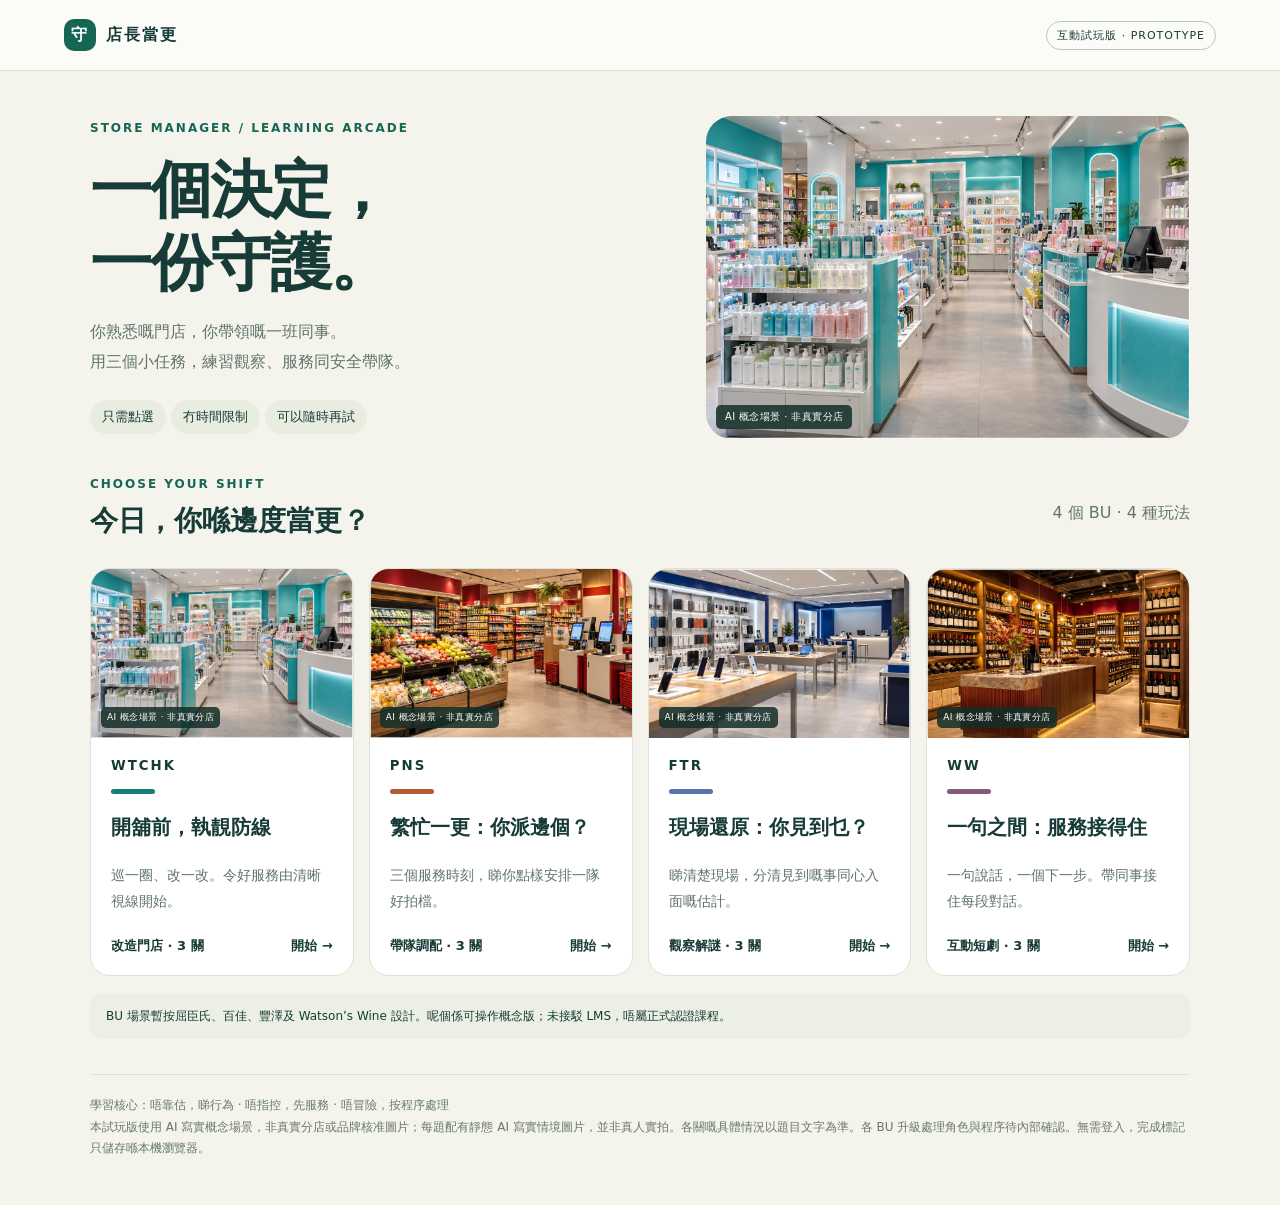
<file: index.html>
<!doctype html><html lang="zh-HK"><meta charset="utf-8"><meta name="viewport" content="width=device-width,initial-scale=1"><title>店長當更 · 一個決定，一份守護</title>
<link rel="stylesheet" href="style.css"><header><div class="brand"><span>守</span>店長當更</div><div class="tag">互動試玩版 · PROTOTYPE</div></header><main id="app"><div style="padding:30px;font-family:Arial,sans-serif;line-height:1.8"><h1>店長當更 · Starting the game</h1><p>If this message stays on screen, the game script has not loaded.</p><p>Extract the complete ZIP first. Keep index.html, game.js, style.css and both PNG images in the same folder. Open index.html in Chrome or Edge, rather than inside a file preview, email or ZIP viewer.</p><p>如果畫面停喺呢度，請先解壓全部檔案，再用 Chrome／Edge 開啟 index.html，唔好喺壓縮檔或檔案預覽入面開。</p><noscript><strong>JavaScript is disabled in this viewer. Please open the file in a browser with JavaScript enabled.</strong></noscript></div></main>
<script src="game.js"></script></html>
</file>
<file: style.css>
:root{--ink:#173b37;--green:#176653;--lime:#d8ee99;--paper:#f5f4ec;--line:#dce3d7;--accent:#176653}*{box-sizing:border-box}body{margin:0;background:var(--paper);color:var(--ink);font-family:system-ui,-apple-system,"Noto Sans TC",sans-serif}button{font:inherit;cursor:pointer}button:focus-visible{outline:3px solid #bc6a24;outline-offset:4px}button:disabled{cursor:default}header{border-bottom:1px solid var(--line);padding:19px max(5vw,20px);display:flex;align-items:center;justify-content:space-between;background:#ffffffaa}.brand{font-weight:850;letter-spacing:2px}.brand span{display:inline-grid;place-items:center;width:32px;height:32px;background:var(--green);color:white;border-radius:10px;margin-right:10px}.tag{font-size:11px;letter-spacing:1px;border:1px solid #b7c9be;padding:6px 10px;border-radius:20px}main{max-width:1150px;margin:auto;padding:45px 25px 25px}.eyebrow{font-size:12px;letter-spacing:2px;font-weight:750;color:var(--green)}h1{font-size:clamp(34px,5vw,62px);line-height:1.18;letter-spacing:-2px;margin:18px 0}h2{font-size:28px;line-height:1.4;margin:10px 0}p{line-height:1.85}.muted{color:#60746b}.hero{display:grid;grid-template-columns:1.2fr 1fr;gap:35px;align-items:center}.hero-art{height:245px;background:#dde8d6;border-radius:26px;position:relative;overflow:hidden}.hero-art svg{width:100%;height:100%}.pill{display:inline-block;padding:8px 12px;border-radius:30px;background:#e8eddf;margin:8px 5px 0 0;font-size:13px}.sectionhead{display:flex;justify-content:space-between;align-items:center;margin:38px 0 18px}.cards{display:grid;grid-template-columns:repeat(4,1fr);gap:15px}.bu{border:1px solid var(--line);border-radius:20px;background:#fff;padding:23px;text-align:left;color:var(--ink);transition:transform .2s,box-shadow .2s;min-height:250px}.bu:hover{transform:translateY(-5px);box-shadow:0 12px 25px #173b3710}.bu small{letter-spacing:2px;font-weight:bold}.bu h3{font-size:22px;margin:20px 0 8px}.bu p{font-size:14px;margin-bottom:22px}.bu .arrow{display:flex;justify-content:space-between;font-size:13px;font-weight:bold}.bu i{display:block;width:44px;height:5px;margin-top:16px;background:var(--tone);border-radius:9px}.foot{font-size:12px;color:#66796f;border-top:1px solid var(--line);margin-top:35px;padding:20px 0;line-height:1.8}.toprow{display:flex;justify-content:space-between;align-items:center;gap:10px}.plain{background:transparent;border:0;color:var(--ink);padding:10px 0}.progress{display:flex;gap:7px;margin:20px 0 28px}.progress span{height:5px;flex:1;background:#dce4d8;border-radius:10px}.progress .done{background:var(--accent)}.gamegrid{display:grid;grid-template-columns:1.1fr 1fr;gap:28px;align-items:start}.scene{background:#e7edde;border-radius:22px;min-height:350px;overflow:hidden;position:relative}.scene svg{width:100%;display:block}.scene-label{padding:18px 20px 0;font-size:12px;font-weight:bold;letter-spacing:1px}.scene-bottom{padding:16px 22px;background:#ffffffa8;line-height:1.7;font-size:14px;min-height:80px}.question{background:white;padding:26px;border-radius:22px;border:1px solid var(--line)}.choice{display:flex;width:100%;gap:13px;text-align:left;padding:15px;margin:10px 0;background:#fff;border:1px solid #d4ded4;border-radius:12px;color:var(--ink);line-height:1.65;transition:background .15s}.choice:hover:not(:disabled){background:#f0f5e8;border-color:var(--accent)}.letter{flex:none;width:26px;height:26px;border-radius:7px;background:#eef2e9;text-align:center;font-size:13px;font-weight:bold}.choice.correct{background:#edf5df;border-color:#6c9349}.choice.wrong{background:#fff2e8;border-color:#bd875e}.primary{background:var(--accent);color:white;border:0;padding:15px 22px;border-radius:12px;font-weight:700;min-height:48px}.secondary{border:1px solid #bccabe;background:transparent;color:var(--ink);padding:14px 22px;border-radius:12px}.feedback{margin-top:20px;padding:20px;background:#f1f5e8;border-radius:14px;animation:appear .3s}.feedback.warn{background:#fff2e6}.feedback p{margin:8px 0 15px;font-size:15px}.kicker{font-size:12px;font-weight:bold;color:#687a6e}.tapzone{display:flex;gap:8px;padding:15px 18px;flex-wrap:wrap}.tapzone button{border:1px solid #bacdb3;background:#ffffffc9;padding:10px;border-radius:10px;color:var(--ink);flex:1;min-height:46px}.tapzone .active{background:var(--ink);color:white}.evidence{padding:16px 20px;background:#fff9;min-height:90px;line-height:1.8}.bubble{margin:24px;padding:22px;background:white;border-radius:18px 18px 18px 3px;font-size:23px;line-height:1.7;box-shadow:0 5px 0 #d2decd}.person{font-size:13px;font-weight:bold;margin:0 25px 25px}.result{text-align:center;max-width:760px;margin:10px auto}.seal{display:grid;place-items:center;width:92px;height:92px;background:var(--lime);border-radius:50%;font-size:43px;margin:auto}.summary{display:grid;grid-template-columns:repeat(3,1fr);gap:12px;text-align:left;margin:26px 0}.summary div{background:white;border:1px solid var(--line);border-radius:15px;padding:18px;line-height:1.8}.actions{display:flex;gap:12px;justify-content:center;flex-wrap:wrap}.notice{background:#ecefe4;border-radius:10px;padding:12px 16px;font-size:12px;line-height:1.8;margin-top:18px}@keyframes appear{from{opacity:0;transform:translateY(7px)}to{opacity:1;transform:translateY(0)}}@media(prefers-reduced-motion:reduce){*{animation:none!important;transition:none!important}}@media(max-width:800px){.hero,.gamegrid{grid-template-columns:1fr}.hero-art{height:190px}.cards{grid-template-columns:repeat(2,1fr)}main{padding-top:25px}.hero{gap:15px}h1{letter-spacing:-1px}.gamegrid{gap:15px}.scene{min-height:0}.scene svg{max-height:230px}.summary{grid-template-columns:1fr}}@media(max-width:440px){.cards{grid-template-columns:1fr}.bu{min-height:180px}.bu h3{margin-top:12px}.tag{font-size:9px}.question{padding:18px}main{padding-left:16px;padding-right:16px}}

.retail-photo{background-image:url("scene-1.png")}
.retail-photo{background-size:200% 200%;background-repeat:no-repeat;aspect-ratio:3/2;position:relative;background-color:#dce3d7;overflow:hidden}
.retail-photo.WTCHK{background-position:0 0}.retail-photo.PNS{background-position:100% 0}.retail-photo.FTR{background-position:0 100%}.retail-photo.WW{background-position:100% 100%}
.concept-label{position:absolute;bottom:10px;left:10px;font-size:10px;letter-spacing:.4px;background:#132e29d9;color:#fff;padding:5px 9px;border-radius:5px}
.scene .retail-photo{margin-top:14px}.scene .retail-photo .concept-label{bottom:8px}.scene-photo-status{position:absolute;top:12px;left:12px;right:12px;font-size:13px;background:#fffffff0;padding:10px 12px;border-radius:9px;color:#173b37;box-shadow:0 3px 10px #0002}
.bu{padding:0;overflow:hidden;display:flex;flex-direction:column}.bu .card-content{padding:20px;display:flex;flex-direction:column;flex:1}.bu .arrow{margin-top:auto}.bu .retail-photo{width:100%;aspect-ratio:1.55}.bu h3{font-size:20px}.bu .concept-label{font-size:9px;padding:4px 6px}.hero-art{height:auto;aspect-ratio:1.5}.hero-art .retail-photo{height:100%}.scene .bubble{font-size:20px;margin:18px}.scene .person{margin-bottom:16px}


.film{background:#142c29;color:white}.film-top{padding:13px 16px;display:flex;justify-content:space-between;gap:10px;font-size:12px}.film-screen{position:relative;aspect-ratio:1;overflow:hidden;background:#233b35}.question-shot{position:absolute;inset:0;background-image:url("question-scenes.png");background-size:318% 424%;background-repeat:no-repeat}.shot-label{position:absolute;bottom:12px;left:12px;padding:6px 10px;border-radius:6px;background:#142c29dc;color:white;font-size:11px}.scene-caption{padding:14px 18px;font-size:16px;line-height:1.7;min-height:80px}.outcome{margin:4px 14px 14px;padding:14px;background:#e8f2da;color:#173b37;border-radius:10px}.outcome p{margin:6px 0 0}.outcome[hidden]{display:none}
</file>
